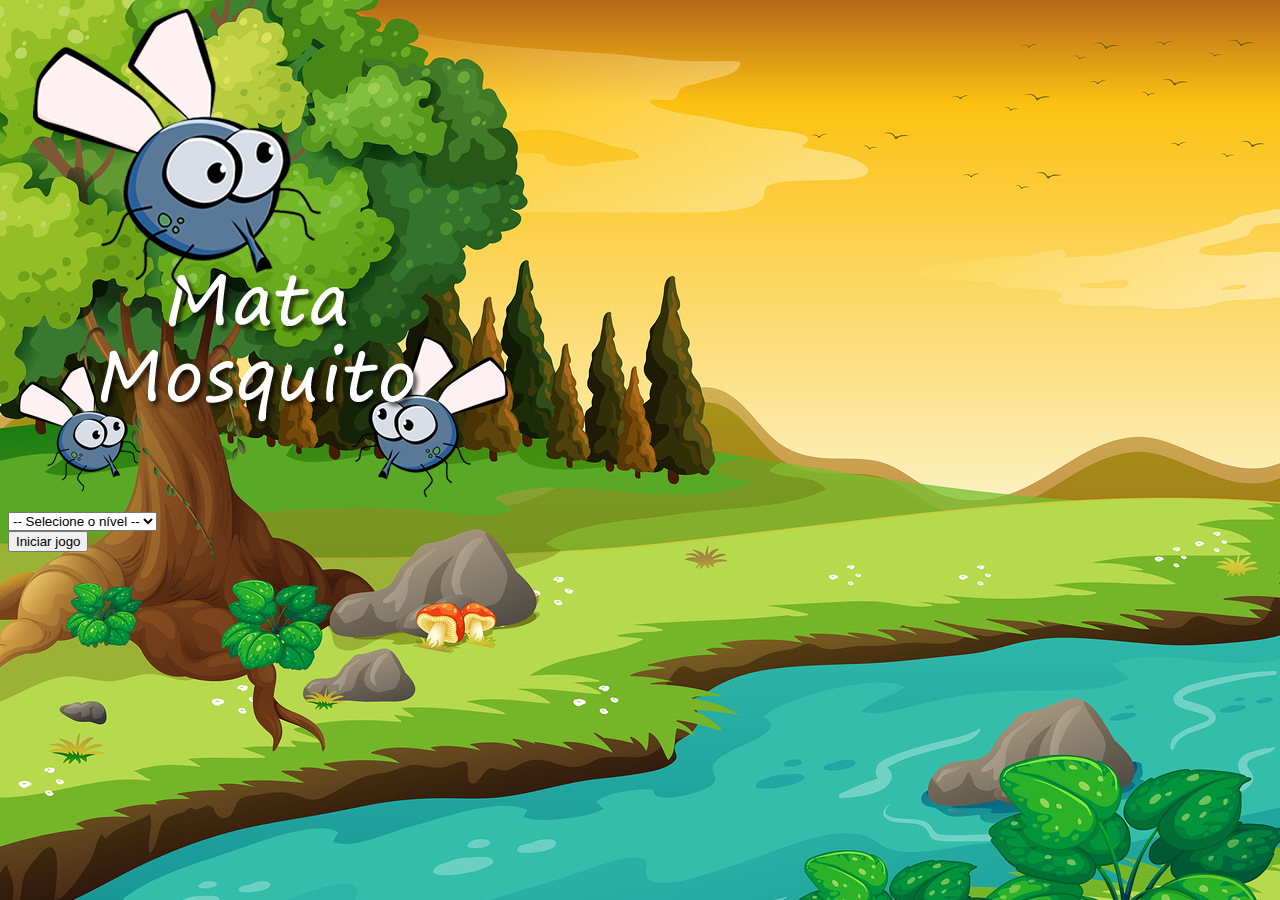
<file: index.html>
<!DOCTYPE html>
<html lang="pt-BR"">
<head>
    <meta charset="UTF-8">
    <meta http-equiv="X-UA-Compatible" content="IE=edge">
    <meta name="viewport" content="width=device-width, initial-scale=1.0">

    <title>Mata mosquito</title>

    <link href="https://cdn.jsdelivr.net/npm/bootstrap@5.0.0-beta2/dist/css/bootstrap.min.css" 
    rel="stylesheet" integrity="sha384-BmbxuPwQa2lc/FVzBcNJ7UAyJxM6wuqIj61tLrc4wSX0szH/Ev+nYRRuWlolflfl" 
    crossorigin="anonymous">

    <link rel="stylesheet" href="css/style.css">  
</head>
<body background="./assets/bg.jpg">
    
    <main class="container">
        <div class="row">
            <div class="col">
                <div class="d-flex justify-content-center">
                    <img src="./assets/game.png" alt="gameover">
                </div>
            </div>
        </div>

        <div class="row">
            <div class="col">
                <div class="d-flex justify-content-center">
                    <div class="mb-3">
                        <select class="form-control" id="level">
                            <option value="">-- Selecione o nível --</option>
                            <option value="normal">Normal</option>
                            <option value="dificil">Dificil</option>
                            <option value="muitodificil">Muito dificil</option>
                        </select>
                    </div>
                </div>
            </div>
        </div>

        <div class="row">
            <div class="col">
                <div class="d-flex justify-content-center">
                    <button type="button" class="btn btn-danger btn-lg" onclick="startGame()">
                        Iniciar jogo
                    </button>
                </div>
            </div>
        </div>
    </main>
    

    <script 
    src="https://cdn.jsdelivr.net/npm/bootstrap@5.0.0-beta2/dist/js/bootstrap.bundle.min.js" 
    integrity="sha384-b5kHyXgcpbZJO/tY9Ul7kGkf1S0CWuKcCD38l8YkeH8z8QjE0GmW1gYU5S9FOnJ0" crossorigin="anonymous">
    </script>
    
    <script>
          function startGame() {
            let level = document.getElementById('level').value        
            if (level === '') {
                alert('Selecione um nível para iniciar o jogo')
                return false
            }

            location.href = "app.html?" + level
        }
    </script>
</body>
</html>
</file>
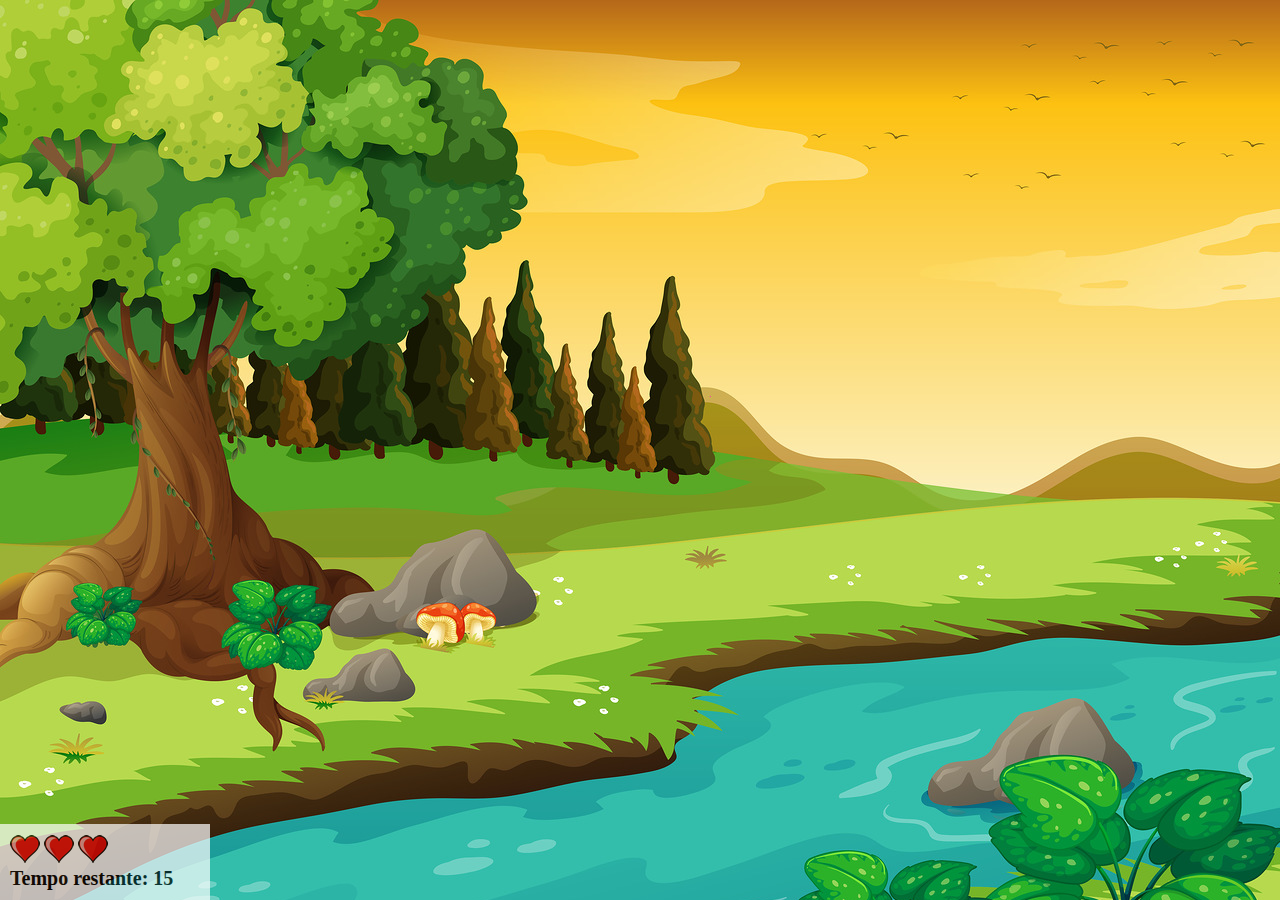
<file: app.html>
<!DOCTYPE html>
<html lang="pt-BR">
<head>
    <meta charset="UTF-8">
    <meta http-equiv="X-UA-Compatible" content="IE=edge">
    <meta name="viewport" content="width=device-width, initial-scale=1.0">

    <link rel="stylesheet" href="css/style.css">
    <title>Jogo</title>
</head>
<body onresize="Environment.ajustarPalco()">
    <main>
        <div class="painel">
            <div class="vidas">
                <img id="v1" src="assets/coracao_cheio.png" alt="vidas">
                <img id="v2" src="assets/coracao_cheio.png" alt="vidas">
                <img id="v3" src="assets/coracao_cheio.png" alt="vidas">
            </div>
            <div class="cronometro">
                Tempo restante: <span id="timer"></span>
            </div>
        </div>
    </main>
<script src="js/scripts.js"></script>
</body>
</html>
</file>
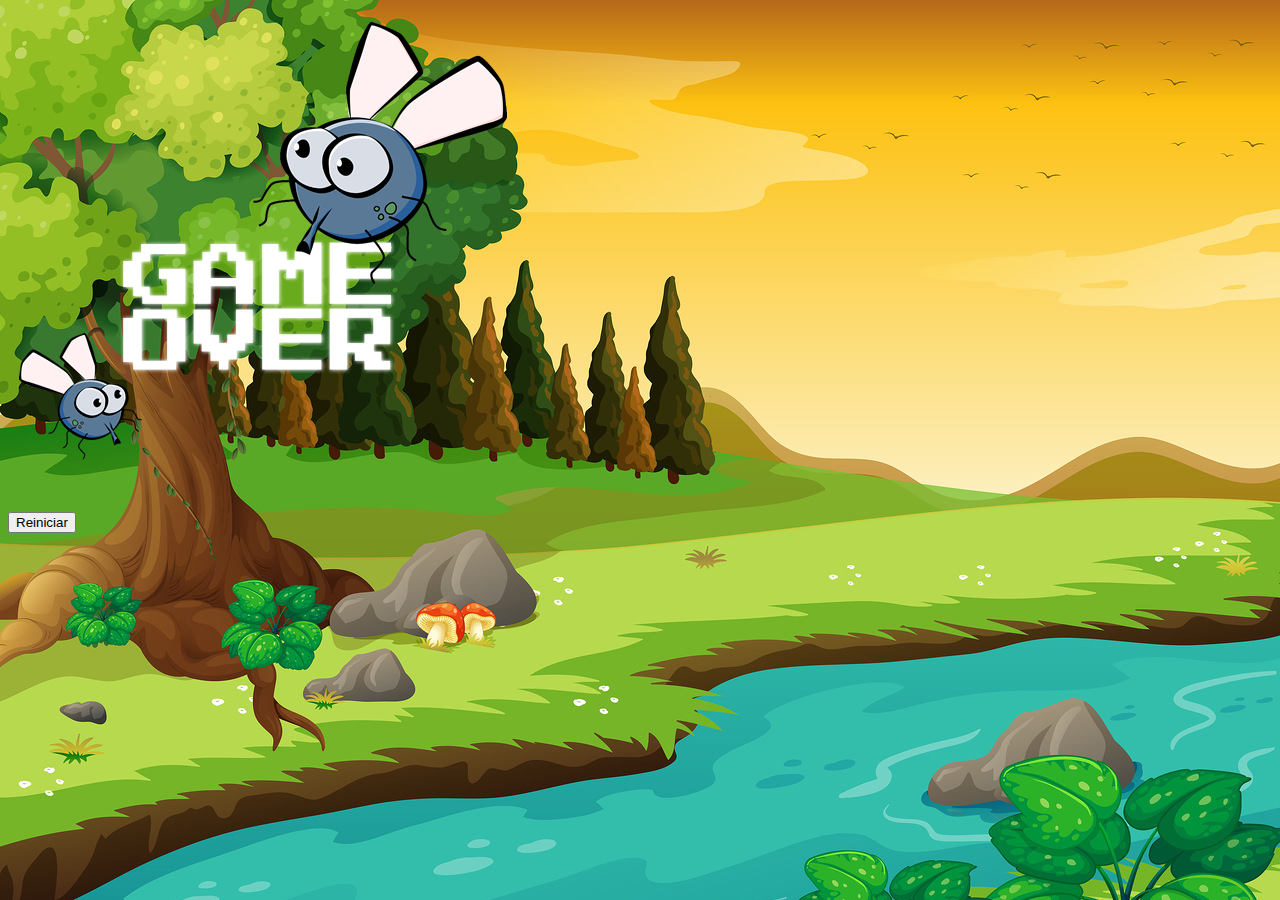
<file: game-over.html>
<!DOCTYPE html>
<html lang="pt-BR">
<head>
    <meta charset="UTF-8">
    <meta http-equiv="X-UA-Compatible" content="IE=edge">
    <meta name="viewport" content="width=device-width, initial-scale=1.0">

    <title>Game Over</title>

    <link href="https://cdn.jsdelivr.net/npm/bootstrap@5.0.0-beta2/dist/css/bootstrap.min.css" 
    rel="stylesheet" integrity="sha384-BmbxuPwQa2lc/FVzBcNJ7UAyJxM6wuqIj61tLrc4wSX0szH/Ev+nYRRuWlolflfl" 
    crossorigin="anonymous">

    <link rel="stylesheet" href="css/style.css">  
</head>
<body background="./assets/bg.jpg">

    <main class="container">
        <div class="row">
            <div class="col">
                <div class="d-flex justify-content-center">
                    <img src="./assets/game_over.png" alt="gameover">
                </div>
            </div>
        </div>

        <div class="row">
            <div class="col">
                <div class="d-flex justify-content-center">
                    <button type="button" class="btn btn-dark btn-lg" onclick="location.href = 'index.html' ">
                        Reiniciar
                    </button>
                </div>
            </div>
        </div>
    </main>
    
    <script 
    src="https://cdn.jsdelivr.net/npm/bootstrap@5.0.0-beta2/dist/js/bootstrap.bundle.min.js" 
    integrity="sha384-b5kHyXgcpbZJO/tY9Ul7kGkf1S0CWuKcCD38l8YkeH8z8QjE0GmW1gYU5S9FOnJ0" crossorigin="anonymous">
    </script>

</body>
</html>
</file>
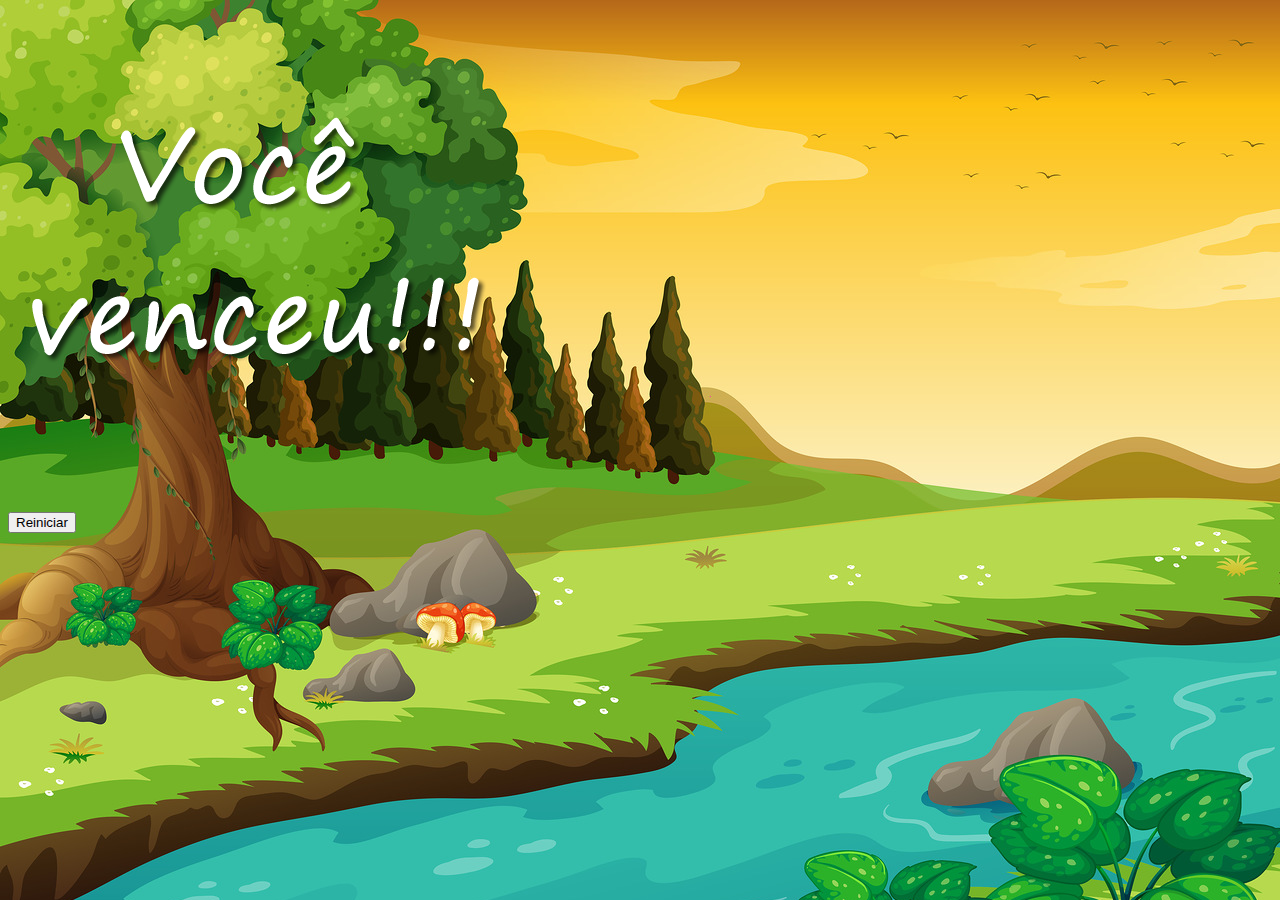
<file: win.html>
<!DOCTYPE html>
<html lang="pt-BR">
<head>
    <meta charset="UTF-8">
    <meta http-equiv="X-UA-Compatible" content="IE=edge">
    <meta name="viewport" content="width=device-width, initial-scale=1.0">

    <title>Vitória</title>

    <link href="https://cdn.jsdelivr.net/npm/bootstrap@5.0.0-beta2/dist/css/bootstrap.min.css" 
    rel="stylesheet" integrity="sha384-BmbxuPwQa2lc/FVzBcNJ7UAyJxM6wuqIj61tLrc4wSX0szH/Ev+nYRRuWlolflfl" 
    crossorigin="anonymous">

    <link rel="stylesheet" href="css/style.css">  
</head>
<body background="./assets/bg.jpg">

    <main class="container">
        <div class="row">
            <div class="col">
                <div class="d-flex justify-content-center">
                    <img src="./assets/vitoria.png" alt="gameover">
                </div>
            </div>
        </div>

        <div class="row">
            <div class="col">
                <div class="d-flex justify-content-center">
                    <button type="button" class="btn btn-dark btn-lg" onclick="location.href = 'index.html' ">
                        Reiniciar
                    </button>
                </div>
            </div>
        </div>
    </main>
    

    <script 
    src="https://cdn.jsdelivr.net/npm/bootstrap@5.0.0-beta2/dist/js/bootstrap.bundle.min.js" 
    integrity="sha384-b5kHyXgcpbZJO/tY9Ul7kGkf1S0CWuKcCD38l8YkeH8z8QjE0GmW1gYU5S9FOnJ0" crossorigin="anonymous">
    </script>
</body>
</html>
</file>
<file: css/style.css>
html {
	cursor: url(../assets/mata_mosca.png) 30 30, auto;
}

body {
    background-image: url(../assets/bg.jpg);
    background-repeat: no-repeat;
    background-size: cover;
}

.painel {
    position: absolute;
    width: 190px;
    padding: 10px;
    left: 0px;
    bottom: 0px;
    border-top: solid 1px #fff;
    background-color: #fff;
    opacity: 0.7;
}


/* mosquitos */
.vidas {
    float: left;
}

.cronometro {
    float: left;
    font-size: 20px;
    font-weight: bold;
}

.mosquito1 {
    width: 50px;
    height: 50px;
}

.mosquito2 {
    width: 70px;
    height: 70px;
}

.mosquito3 {
    width: 90px;
    height: 90px;
}

.ladoA {
    transform: scaleX(1);
}

.ladoA {
    transform: scaleX(-1);
}
</file>
